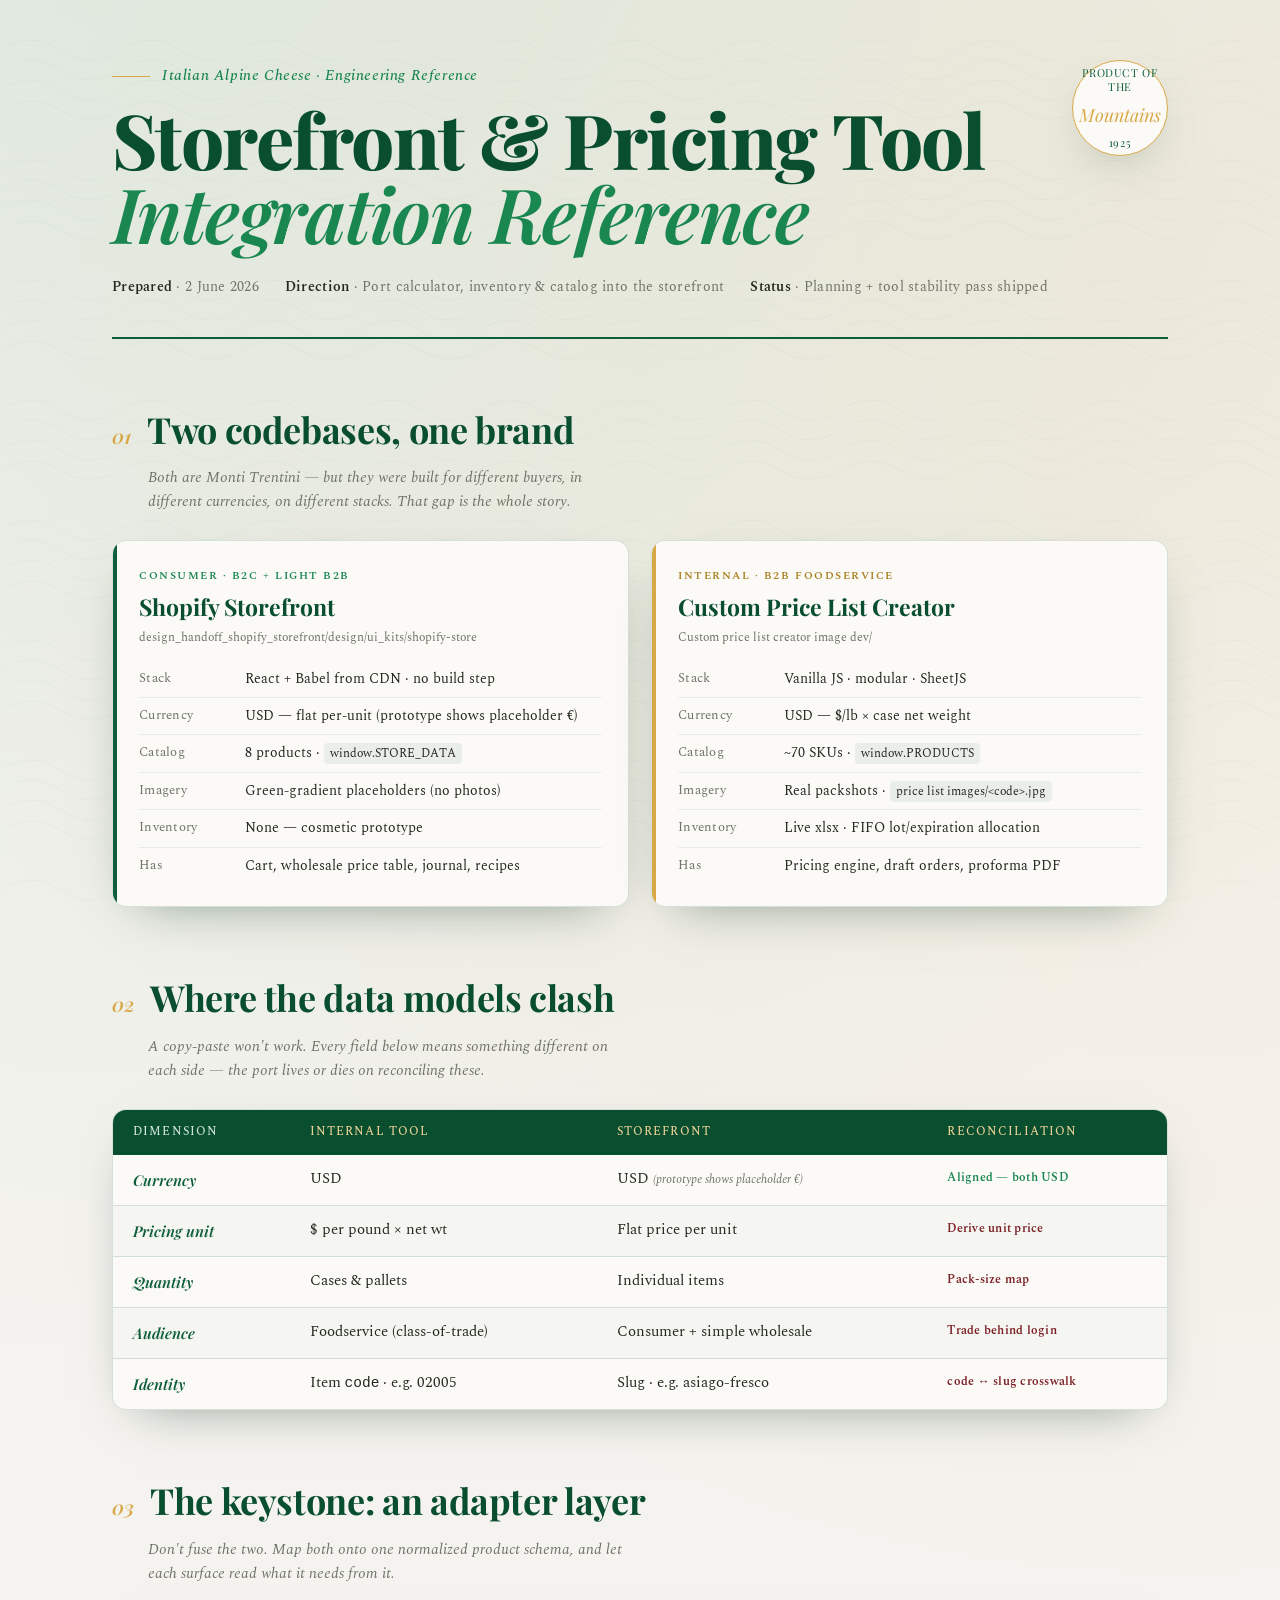
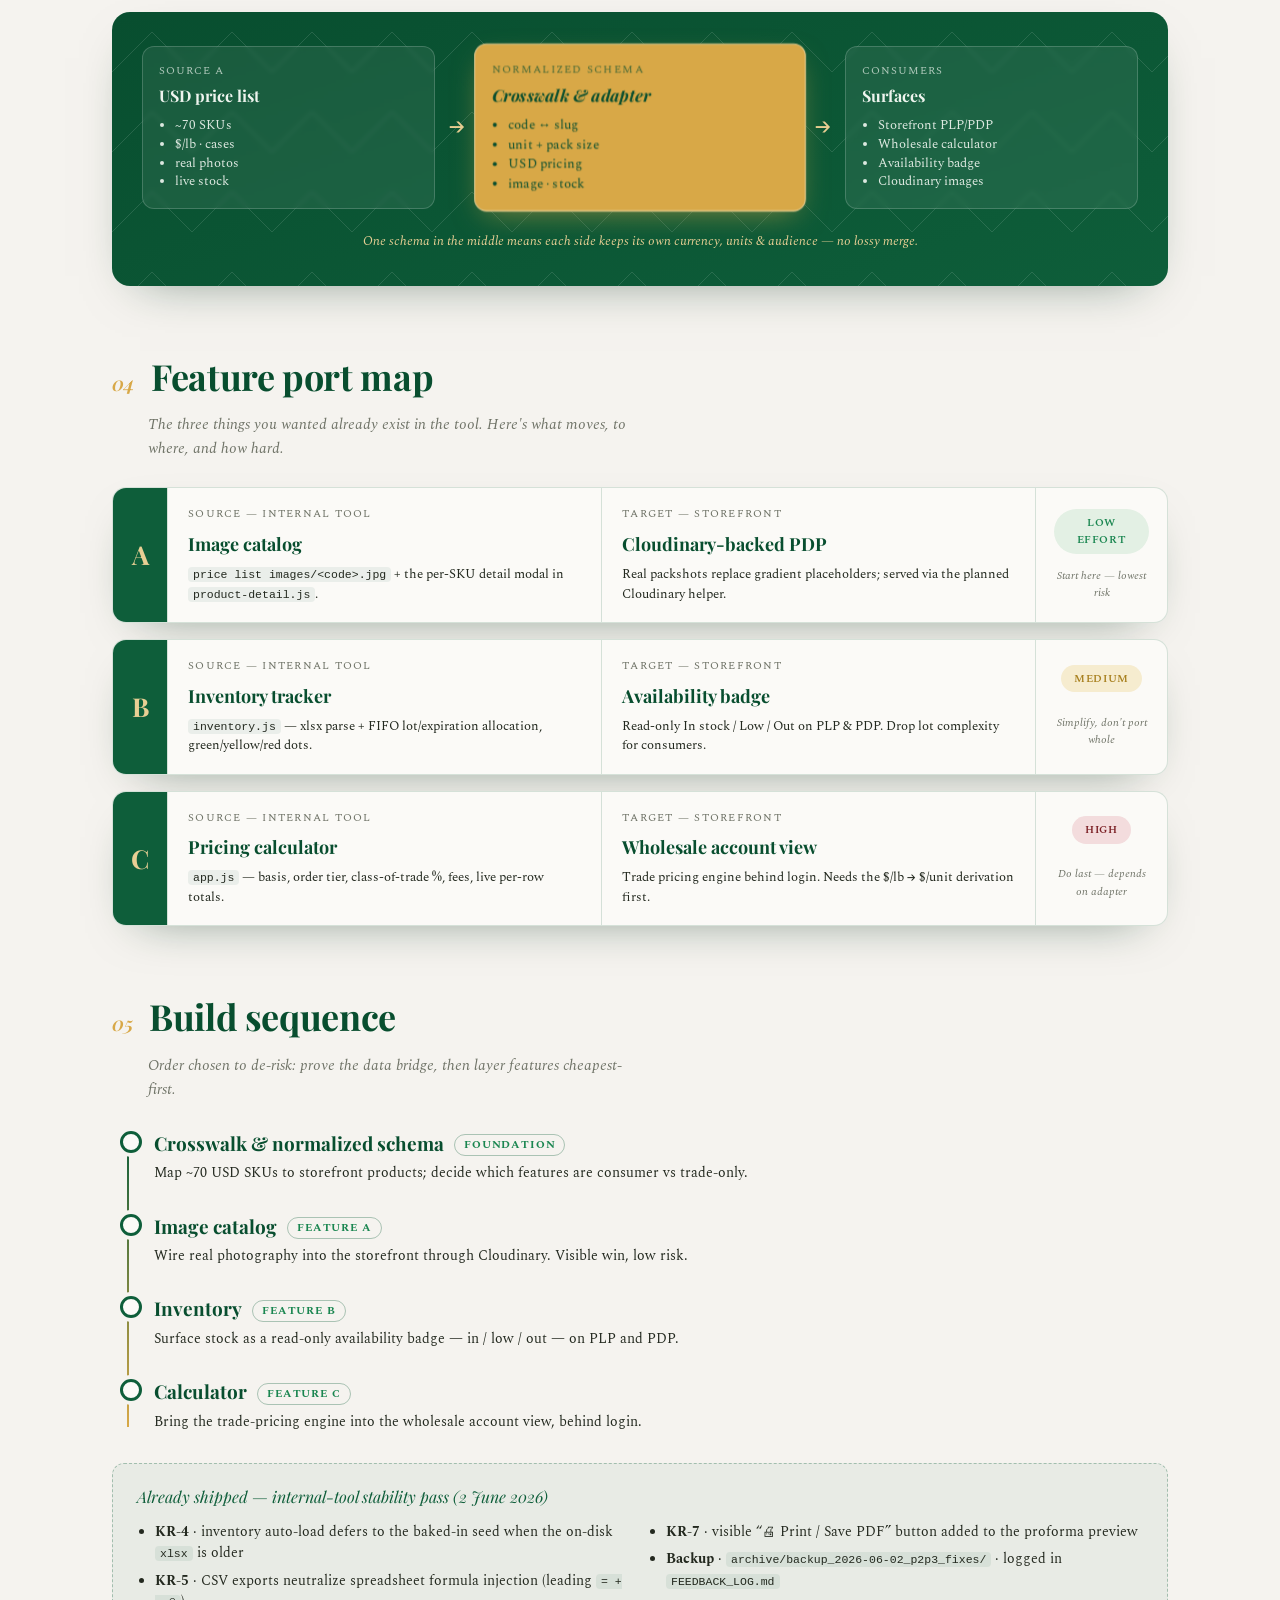
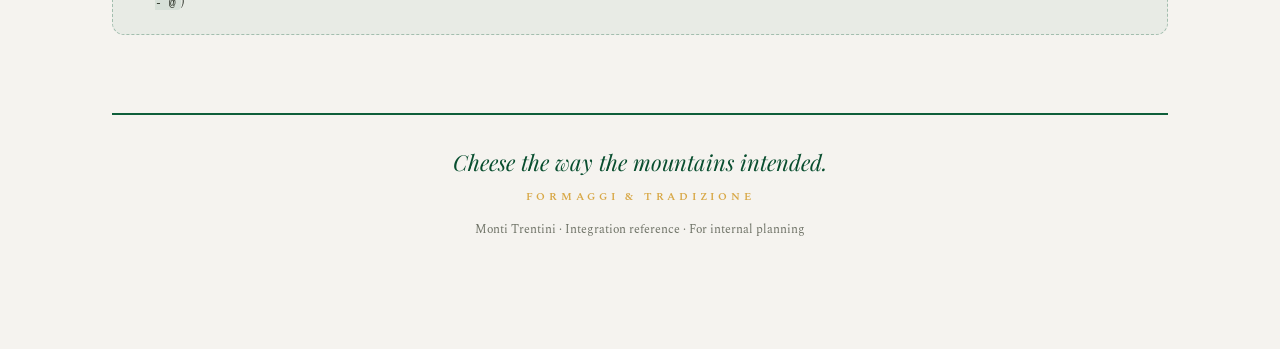
<file: integration_reference.html>
<!DOCTYPE html>
<html lang="en">
<head>
<meta charset="UTF-8" />
<meta name="viewport" content="width=device-width, initial-scale=1" />
<title>Monti Trentini · Integration Reference</title>
<link rel="preconnect" href="https://fonts.googleapis.com">
<link rel="preconnect" href="https://fonts.gstatic.com" crossorigin>
<link href="https://fonts.googleapis.com/css2?family=Playfair+Display:ital,wght@0,400;0,600;0,700;0,800;1,400;1,600&family=Spectral:ital,wght@0,300;0,400;0,500;0,600;1,400&display=swap" rel="stylesheet">
<style>
  :root{
    --forest:#0E5E3A; --forest-bright:#1A8650; --forest-deep:#084E2F;
    --wine:#7b1f24; --gold:#d8a847; --gold-soft:#e8cf94;
    --cream:#f5f3ef; --paper:#fbfaf7; --ink:#23291f; --muted:#6f7367;
    --line:rgba(14,94,58,.16); --line-strong:rgba(14,94,58,.32);
    --shadow:0 18px 50px -28px rgba(8,49,29,.55);
  }
  *{box-sizing:border-box}
  html{scroll-behavior:smooth}
  body{
    margin:0; background:var(--cream); color:var(--ink);
    font-family:"Spectral",Georgia,serif; font-weight:400; line-height:1.6;
    -webkit-font-smoothing:antialiased;
    background-image:
      radial-gradient(circle at 12% -5%, rgba(26,134,80,.10), transparent 40%),
      radial-gradient(circle at 92% 8%, rgba(216,168,71,.10), transparent 38%);
  }
  /* faint topographic texture */
  body::before{
    content:""; position:fixed; inset:0; z-index:0; pointer-events:none; opacity:.5;
    background-image:url("data:image/svg+xml,%3Csvg xmlns='http://www.w3.org/2000/svg' width='120' height='120' viewBox='0 0 120 120'%3E%3Cg fill='none' stroke='%230E5E3A' stroke-opacity='0.05' stroke-width='1'%3E%3Cpath d='M0 90 Q30 70 60 90 T120 90'/%3E%3Cpath d='M0 70 Q30 50 60 70 T120 70'/%3E%3Cpath d='M0 50 Q30 30 60 50 T120 50'/%3E%3Cpath d='M0 110 Q30 92 60 110 T120 110'/%3E%3C/g%3E%3C/svg%3E");
  }
  .wrap{position:relative; z-index:1; max-width:1120px; margin:0 auto; padding:0 32px 110px}

  /* ---------- masthead ---------- */
  header.mast{
    padding:64px 0 38px; border-bottom:2px solid var(--forest);
    position:relative;
  }
  .kicker{
    font-family:"Spectral",serif; font-style:italic; font-weight:500;
    color:var(--forest-bright); letter-spacing:.04em; font-size:15px; margin-bottom:14px;
    display:flex; align-items:center; gap:12px;
  }
  .kicker::before{content:""; width:38px; height:1px; background:var(--gold); display:inline-block}
  h1.title{
    font-family:"Playfair Display",serif; font-weight:800; font-size:clamp(40px,7vw,76px);
    line-height:.98; letter-spacing:-.02em; color:var(--forest-deep); margin:0;
  }
  h1.title em{font-style:italic; font-weight:600; color:var(--forest-bright)}
  .mast-meta{
    display:flex; flex-wrap:wrap; gap:26px; margin-top:26px;
    font-size:13.5px; color:var(--muted); letter-spacing:.02em;
  }
  .mast-meta b{color:var(--ink); font-weight:600}
  .seal{
    position:absolute; top:60px; right:0; width:96px; height:96px; border-radius:50%;
    border:1.5px solid var(--gold); display:grid; place-items:center; text-align:center;
    font-family:"Playfair Display",serif; font-size:11px; line-height:1.25; color:var(--forest);
    letter-spacing:.06em; text-transform:uppercase; background:var(--paper);
    box-shadow:var(--shadow);
  }
  .seal span{display:block; font-style:italic; font-size:18px; text-transform:none; color:var(--gold); letter-spacing:0}
  @media(max-width:720px){.seal{display:none}}

  /* ---------- section scaffolding ---------- */
  section{padding-top:62px}
  .sec-head{display:flex; align-items:baseline; gap:16px; margin-bottom:8px}
  .sec-num{
    font-family:"Playfair Display",serif; font-style:italic; font-weight:600;
    font-size:20px; color:var(--gold); flex:none;
  }
  h2{
    font-family:"Playfair Display",serif; font-weight:700; font-size:clamp(26px,3.4vw,36px);
    color:var(--forest-deep); margin:0; letter-spacing:-.01em;
  }
  .sec-sub{color:var(--muted); font-size:15px; margin:6px 0 26px 36px; max-width:60ch; font-style:italic}

  /* ---------- two codebases ---------- */
  .pair{display:grid; grid-template-columns:1fr 1fr; gap:22px}
  @media(max-width:760px){.pair{grid-template-columns:1fr}}
  .code-card{
    background:var(--paper); border:1px solid var(--line); border-radius:14px;
    padding:26px 26px 22px; box-shadow:var(--shadow); position:relative; overflow:hidden;
  }
  .code-card::after{content:""; position:absolute; left:0; top:0; bottom:0; width:4px; background:var(--forest)}
  .code-card.trade::after{background:var(--gold)}
  .cc-tag{
    font-size:11px; letter-spacing:.14em; text-transform:uppercase; font-weight:600;
    color:var(--forest-bright);
  }
  .code-card.trade .cc-tag{color:#a8801f}
  .cc-name{font-family:"Playfair Display",serif; font-weight:700; font-size:23px; color:var(--forest-deep); margin:4px 0 2px}
  .cc-path{font-size:12px; color:var(--muted); font-family:"Spectral",serif; word-break:break-all; margin-bottom:14px}
  .cc-list{list-style:none; margin:0; padding:0; font-size:14px}
  .cc-list li{padding:7px 0; border-top:1px dotted var(--line); display:flex; gap:10px}
  .cc-list li:first-child{border-top:none}
  .cc-list .k{color:var(--muted); flex:none; width:96px; font-size:12.5px; letter-spacing:.02em; padding-top:1px}
  .cc-list .v{color:var(--ink)}
  .cc-list code{background:rgba(14,94,58,.07); padding:1px 6px; border-radius:4px; font-size:12px; font-family:"Spectral",serif}

  /* ---------- divergence table ---------- */
  .diverge{
    background:var(--paper); border:1px solid var(--line); border-radius:14px;
    overflow:hidden; box-shadow:var(--shadow);
  }
  table{width:100%; border-collapse:collapse; font-size:14.5px}
  thead th{
    background:var(--forest-deep); color:var(--gold-soft); text-align:left;
    font-family:"Spectral",serif; font-weight:500; font-size:11.5px; letter-spacing:.1em;
    text-transform:uppercase; padding:13px 20px;
  }
  thead th:first-child{color:#cfe3d6}
  tbody td{padding:13px 20px; border-top:1px solid var(--line); vertical-align:top}
  tbody tr:nth-child(even){background:rgba(14,94,58,.025)}
  .dim{font-family:"Playfair Display",serif; font-style:italic; font-weight:600; color:var(--forest); font-size:15px}
  .usd{color:var(--ink)}
  .eur{color:var(--ink)}
  .clash{color:var(--wine); font-weight:600; font-size:12px; letter-spacing:.02em; white-space:nowrap}
  .ok{color:var(--forest-bright); font-weight:600; font-size:12px; letter-spacing:.02em; white-space:nowrap}
  td small{color:var(--muted); font-style:italic; font-size:11.5px}

  /* ---------- adapter diagram ---------- */
  .adapter{
    background:linear-gradient(160deg,var(--forest-deep),var(--forest));
    border-radius:18px; padding:34px 30px; color:#eef4ee; box-shadow:var(--shadow);
    position:relative; overflow:hidden;
  }
  .adapter::before{
    content:""; position:absolute; inset:0; opacity:.12;
    background-image:url("data:image/svg+xml,%3Csvg xmlns='http://www.w3.org/2000/svg' width='80' height='80'%3E%3Cpath d='M0 60 L40 20 L80 60' fill='none' stroke='%23ffffff' stroke-width='1'/%3E%3C/svg%3E");
  }
  .flow{position:relative; display:grid; grid-template-columns:1fr auto 1.1fr auto 1fr; gap:14px; align-items:center}
  @media(max-width:860px){.flow{grid-template-columns:1fr; gap:18px}}
  .node{
    background:rgba(255,255,255,.07); border:1px solid rgba(255,255,255,.18);
    border-radius:12px; padding:16px 16px; backdrop-filter:blur(2px);
  }
  .node.core{
    background:var(--gold); color:var(--forest-deep); border-color:var(--gold-soft);
    box-shadow:0 10px 30px -10px rgba(216,168,71,.6); transform:scale(1.03);
  }
  .node h4{margin:0 0 8px; font-family:"Playfair Display",serif; font-size:16px; font-weight:700}
  .node.core h4{font-style:italic}
  .node ul{margin:0; padding-left:16px; font-size:12.5px; line-height:1.5; opacity:.92}
  .node.core ul{opacity:1}
  .node .src{font-size:10.5px; letter-spacing:.1em; text-transform:uppercase; opacity:.7; display:block; margin-bottom:4px}
  .arrow{font-size:24px; color:var(--gold-soft); text-align:center; line-height:1}
  @media(max-width:860px){.arrow{transform:rotate(90deg)}}
  .adapter-note{position:relative; margin-top:22px; font-size:13px; font-style:italic; color:var(--gold-soft); text-align:center}

  /* ---------- feature port map ---------- */
  .ports{display:grid; gap:16px}
  .port{
    background:var(--paper); border:1px solid var(--line); border-radius:14px;
    display:grid; grid-template-columns:54px 1fr 1fr 132px; align-items:stretch;
    overflow:hidden; box-shadow:var(--shadow);
  }
  @media(max-width:760px){.port{grid-template-columns:1fr}}
  .port-no{
    background:var(--forest); color:var(--gold-soft); display:grid; place-items:center;
    font-family:"Playfair Display",serif; font-size:26px; font-weight:700;
  }
  .port-cell{padding:18px 20px; border-left:1px solid var(--line)}
  @media(max-width:760px){.port-cell{border-left:none; border-top:1px solid var(--line)}}
  .port-cell .lbl{font-size:10.5px; letter-spacing:.12em; text-transform:uppercase; color:var(--muted); margin-bottom:7px}
  .port-cell h3{font-family:"Playfair Display",serif; font-size:18px; color:var(--forest-deep); margin:0 0 6px; font-weight:700}
  .port-cell p{margin:0; font-size:13px; color:var(--ink); line-height:1.5}
  .port-cell code{background:rgba(14,94,58,.07); padding:1px 5px; border-radius:4px; font-size:11.5px}
  .effort{display:grid; place-items:center; text-align:center; border-left:1px solid var(--line); padding:18px}
  @media(max-width:760px){.effort{border-left:none; border-top:1px solid var(--line)}}
  .pill{
    display:inline-block; padding:5px 13px; border-radius:999px; font-size:11px;
    font-weight:600; letter-spacing:.05em; text-transform:uppercase;
  }
  .pill.low{background:#e3f0e4; color:var(--forest-bright)}
  .pill.med{background:#f6eccf; color:#a8801f}
  .pill.high{background:#f3dcdd; color:var(--wine)}
  .effort small{display:block; margin-top:8px; font-size:11px; color:var(--muted); font-style:italic}

  /* ---------- build sequence ---------- */
  .timeline{position:relative; margin-left:8px; padding-left:34px}
  .timeline::before{content:""; position:absolute; left:7px; top:6px; bottom:6px; width:2px;
    background:linear-gradient(var(--forest),var(--gold))}
  .step{position:relative; padding:0 0 26px}
  .step:last-child{padding-bottom:0}
  .step::before{
    content:""; position:absolute; left:-34px; top:3px; width:16px; height:16px; border-radius:50%;
    background:var(--paper); border:3px solid var(--forest); box-shadow:0 0 0 4px var(--cream);
  }
  .step.done::before{background:var(--forest); border-color:var(--gold)}
  .step h3{font-family:"Playfair Display",serif; font-size:19px; color:var(--forest-deep); margin:0 0 4px}
  .step h3 .chip{font-size:10.5px; letter-spacing:.08em; text-transform:uppercase; color:var(--forest-bright);
    border:1px solid var(--line-strong); border-radius:999px; padding:2px 9px; margin-left:10px; vertical-align:middle; font-family:"Spectral",serif}
  .step.done h3 .chip{background:var(--forest); color:var(--gold-soft); border-color:var(--forest)}
  .step p{margin:0; font-size:14px; color:var(--ink)}

  /* ---------- shipped strip ---------- */
  .shipped{
    margin-top:30px; background:rgba(14,94,58,.05); border:1px dashed var(--line-strong);
    border-radius:12px; padding:20px 24px;
  }
  .shipped .h{font-family:"Playfair Display",serif; font-style:italic; color:var(--forest); font-size:16px; margin:0 0 12px}
  .shipped ul{margin:0; padding-left:18px; font-size:13.5px; columns:2; column-gap:34px}
  @media(max-width:620px){.shipped ul{columns:1}}
  .shipped li{margin-bottom:6px; break-inside:avoid}
  .shipped code{background:rgba(14,94,58,.08); padding:1px 5px; border-radius:4px; font-size:11.5px}

  /* ---------- footer ---------- */
  footer.signoff{
    margin-top:78px; padding-top:30px; border-top:2px solid var(--forest);
    text-align:center;
  }
  .signoff .quote{font-family:"Playfair Display",serif; font-style:italic; font-size:22px; color:var(--forest-deep)}
  .signoff .formaggi{margin-top:8px; letter-spacing:.34em; font-size:11px; text-transform:uppercase; color:var(--gold); font-weight:600}
  .signoff .fine{margin-top:14px; font-size:12px; color:var(--muted)}

  /* ---------- load animation ---------- */
  @keyframes rise{from{opacity:0; transform:translateY(16px)}to{opacity:1; transform:none}}
  .anim{opacity:0; animation:rise .7s cubic-bezier(.2,.7,.2,1) forwards}
  header.mast .anim:nth-child(1){animation-delay:.05s}
  header.mast .anim:nth-child(2){animation-delay:.13s}
  header.mast .anim:nth-child(3){animation-delay:.21s}
  section{animation:rise .7s cubic-bezier(.2,.7,.2,1) both}
  @media(prefers-reduced-motion:reduce){.anim,section{animation:none; opacity:1}}

  @media print{
    body{background:#fff} body::before{display:none}
    .adapter,.code-card,.diverge,.port,.shipped{box-shadow:none}
    section{animation:none; break-inside:avoid}
    .seal{position:static}
  }
</style>
</head>
<body>
<div class="wrap">

  <!-- ============ MASTHEAD ============ -->
  <header class="mast">
    <div class="seal">Product of the<span>Mountains</span>1925</div>
    <div class="kicker anim">Italian Alpine Cheese · Engineering Reference</div>
    <h1 class="title anim">Storefront &amp; Pricing&nbsp;Tool<br><em>Integration Reference</em></h1>
    <div class="mast-meta anim">
      <div><b>Prepared</b> · 2 June 2026</div>
      <div><b>Direction</b> · Port calculator, inventory &amp; catalog into the storefront</div>
      <div><b>Status</b> · Planning + tool stability pass shipped</div>
    </div>
  </header>

  <!-- ============ 1 · TWO CODEBASES ============ -->
  <section>
    <div class="sec-head"><span class="sec-num">01</span><h2>Two codebases, one brand</h2></div>
    <p class="sec-sub">Both are Monti Trentini — but they were built for different buyers, in different currencies, on different stacks. That gap is the whole story.</p>
    <div class="pair">

      <div class="code-card">
        <div class="cc-tag">Consumer · B2C + light B2B</div>
        <div class="cc-name">Shopify Storefront</div>
        <div class="cc-path">design_handoff_shopify_storefront/design/ui_kits/shopify-store</div>
        <ul class="cc-list">
          <li><span class="k">Stack</span><span class="v">React + Babel from CDN · no build step</span></li>
          <li><span class="k">Currency</span><span class="v">USD — flat per-unit (prototype shows placeholder €)</span></li>
          <li><span class="k">Catalog</span><span class="v">8 products · <code>window.STORE_DATA</code></span></li>
          <li><span class="k">Imagery</span><span class="v">Green-gradient placeholders (no photos)</span></li>
          <li><span class="k">Inventory</span><span class="v">None — cosmetic prototype</span></li>
          <li><span class="k">Has</span><span class="v">Cart, wholesale price table, journal, recipes</span></li>
        </ul>
      </div>

      <div class="code-card trade">
        <div class="cc-tag">Internal · B2B foodservice</div>
        <div class="cc-name">Custom Price List Creator</div>
        <div class="cc-path">Custom price list creator image dev/</div>
        <ul class="cc-list">
          <li><span class="k">Stack</span><span class="v">Vanilla JS · modular · SheetJS</span></li>
          <li><span class="k">Currency</span><span class="v">USD — $/lb × case net weight</span></li>
          <li><span class="k">Catalog</span><span class="v">~70 SKUs · <code>window.PRODUCTS</code></span></li>
          <li><span class="k">Imagery</span><span class="v">Real packshots · <code>price list images/&lt;code&gt;.jpg</code></span></li>
          <li><span class="k">Inventory</span><span class="v">Live xlsx · FIFO lot/expiration allocation</span></li>
          <li><span class="k">Has</span><span class="v">Pricing engine, draft orders, proforma PDF</span></li>
        </ul>
      </div>

    </div>
  </section>

  <!-- ============ 2 · DIVERGENCE ============ -->
  <section>
    <div class="sec-head"><span class="sec-num">02</span><h2>Where the data models clash</h2></div>
    <p class="sec-sub">A copy-paste won't work. Every field below means something different on each side — the port lives or dies on reconciling these.</p>
    <div class="diverge">
      <table>
        <thead>
          <tr><th>Dimension</th><th>Internal tool</th><th>Storefront</th><th>Reconciliation</th></tr>
        </thead>
        <tbody>
          <tr><td class="dim">Currency</td><td class="usd">USD</td><td class="eur">USD <small>(prototype shows placeholder €)</small></td><td class="ok">Aligned — both USD</td></tr>
          <tr><td class="dim">Pricing unit</td><td class="usd">$ per pound × net wt</td><td class="eur">Flat price per unit</td><td class="clash">Derive unit price</td></tr>
          <tr><td class="dim">Quantity</td><td class="usd">Cases &amp; pallets</td><td class="eur">Individual items</td><td class="clash">Pack-size map</td></tr>
          <tr><td class="dim">Audience</td><td class="usd">Foodservice (class-of-trade)</td><td class="eur">Consumer + simple wholesale</td><td class="clash">Trade behind login</td></tr>
          <tr><td class="dim">Identity</td><td class="usd">Item <code>code</code> · e.g. 02005</td><td class="eur">Slug · e.g. asiago-fresco</td><td class="clash">code ↔ slug crosswalk</td></tr>
        </tbody>
      </table>
    </div>
  </section>

  <!-- ============ 3 · ADAPTER ============ -->
  <section>
    <div class="sec-head"><span class="sec-num">03</span><h2>The keystone: an adapter layer</h2></div>
    <p class="sec-sub">Don't fuse the two. Map both onto one normalized product schema, and let each surface read what it needs from it.</p>
    <div class="adapter">
      <div class="flow">
        <div class="node">
          <span class="src">Source A</span>
          <h4>USD price list</h4>
          <ul><li>~70 SKUs</li><li>$/lb · cases</li><li>real photos</li><li>live stock</li></ul>
        </div>
        <div class="arrow">→</div>
        <div class="node core">
          <span class="src">Normalized schema</span>
          <h4>Crosswalk &amp; adapter</h4>
          <ul><li>code ↔ slug</li><li>unit + pack size</li><li>USD pricing</li><li>image · stock</li></ul>
        </div>
        <div class="arrow">→</div>
        <div class="node">
          <span class="src">Consumers</span>
          <h4>Surfaces</h4>
          <ul><li>Storefront PLP/PDP</li><li>Wholesale calculator</li><li>Availability badge</li><li>Cloudinary images</li></ul>
        </div>
      </div>
      <div class="adapter-note">One schema in the middle means each side keeps its own currency, units &amp; audience — no lossy merge.</div>
    </div>
  </section>

  <!-- ============ 4 · FEATURE PORT MAP ============ -->
  <section>
    <div class="sec-head"><span class="sec-num">04</span><h2>Feature port map</h2></div>
    <p class="sec-sub">The three things you wanted already exist in the tool. Here's what moves, to where, and how hard.</p>
    <div class="ports">

      <div class="port">
        <div class="port-no">A</div>
        <div class="port-cell">
          <div class="lbl">Source — internal tool</div>
          <h3>Image catalog</h3>
          <p><code>price list images/&lt;code&gt;.jpg</code> + the per-SKU detail modal in <code>product-detail.js</code>.</p>
        </div>
        <div class="port-cell">
          <div class="lbl">Target — storefront</div>
          <h3>Cloudinary-backed PDP</h3>
          <p>Real packshots replace gradient placeholders; served via the planned Cloudinary helper.</p>
        </div>
        <div class="effort"><span class="pill low">Low effort</span><small>Start here — lowest risk</small></div>
      </div>

      <div class="port">
        <div class="port-no">B</div>
        <div class="port-cell">
          <div class="lbl">Source — internal tool</div>
          <h3>Inventory tracker</h3>
          <p><code>inventory.js</code> — xlsx parse + FIFO lot/expiration allocation, green/yellow/red dots.</p>
        </div>
        <div class="port-cell">
          <div class="lbl">Target — storefront</div>
          <h3>Availability badge</h3>
          <p>Read-only In&nbsp;stock / Low / Out on PLP &amp; PDP. Drop lot complexity for consumers.</p>
        </div>
        <div class="effort"><span class="pill med">Medium</span><small>Simplify, don't port whole</small></div>
      </div>

      <div class="port">
        <div class="port-no">C</div>
        <div class="port-cell">
          <div class="lbl">Source — internal tool</div>
          <h3>Pricing calculator</h3>
          <p><code>app.js</code> — basis, order tier, class-of-trade %, fees, live per-row totals.</p>
        </div>
        <div class="port-cell">
          <div class="lbl">Target — storefront</div>
          <h3>Wholesale account view</h3>
          <p>Trade pricing engine behind login. Needs the $/lb → $/unit derivation first.</p>
        </div>
        <div class="effort"><span class="pill high">High</span><small>Do last — depends on adapter</small></div>
      </div>

    </div>
  </section>

  <!-- ============ 5 · BUILD SEQUENCE ============ -->
  <section>
    <div class="sec-head"><span class="sec-num">05</span><h2>Build sequence</h2></div>
    <p class="sec-sub">Order chosen to de-risk: prove the data bridge, then layer features cheapest-first.</p>
    <div class="timeline">
      <div class="step">
        <h3>Crosswalk &amp; normalized schema<span class="chip">Foundation</span></h3>
        <p>Map ~70 USD SKUs to storefront products; decide which features are consumer vs trade-only.</p>
      </div>
      <div class="step">
        <h3>Image catalog<span class="chip">Feature A</span></h3>
        <p>Wire real photography into the storefront through Cloudinary. Visible win, low risk.</p>
      </div>
      <div class="step">
        <h3>Inventory<span class="chip">Feature B</span></h3>
        <p>Surface stock as a read-only availability badge — in / low / out — on PLP and PDP.</p>
      </div>
      <div class="step">
        <h3>Calculator<span class="chip">Feature C</span></h3>
        <p>Bring the trade-pricing engine into the wholesale account view, behind login.</p>
      </div>
    </div>

    <div class="shipped">
      <p class="h">Already shipped — internal-tool stability pass (2 June 2026)</p>
      <ul>
        <li><b>KR-4</b> · inventory auto-load defers to the baked-in seed when the on-disk <code>xlsx</code> is older</li>
        <li><b>KR-5</b> · CSV exports neutralize spreadsheet formula injection (leading <code>= + - @</code>)</li>
        <li><b>KR-7</b> · visible “🖨 Print / Save PDF” button added to the proforma preview</li>
        <li><b>Backup</b> · <code>archive/backup_2026-06-02_p2p3_fixes/</code> · logged in <code>FEEDBACK_LOG.md</code></li>
      </ul>
    </div>
  </section>

  <!-- ============ FOOTER ============ -->
  <footer class="signoff">
    <div class="quote">Cheese the way the mountains intended.</div>
    <div class="formaggi">Formaggi &amp; Tradizione</div>
    <div class="fine">Monti Trentini · Integration reference · For internal planning</div>
  </footer>

</div>
</body>
</html>
</content>
</file>
